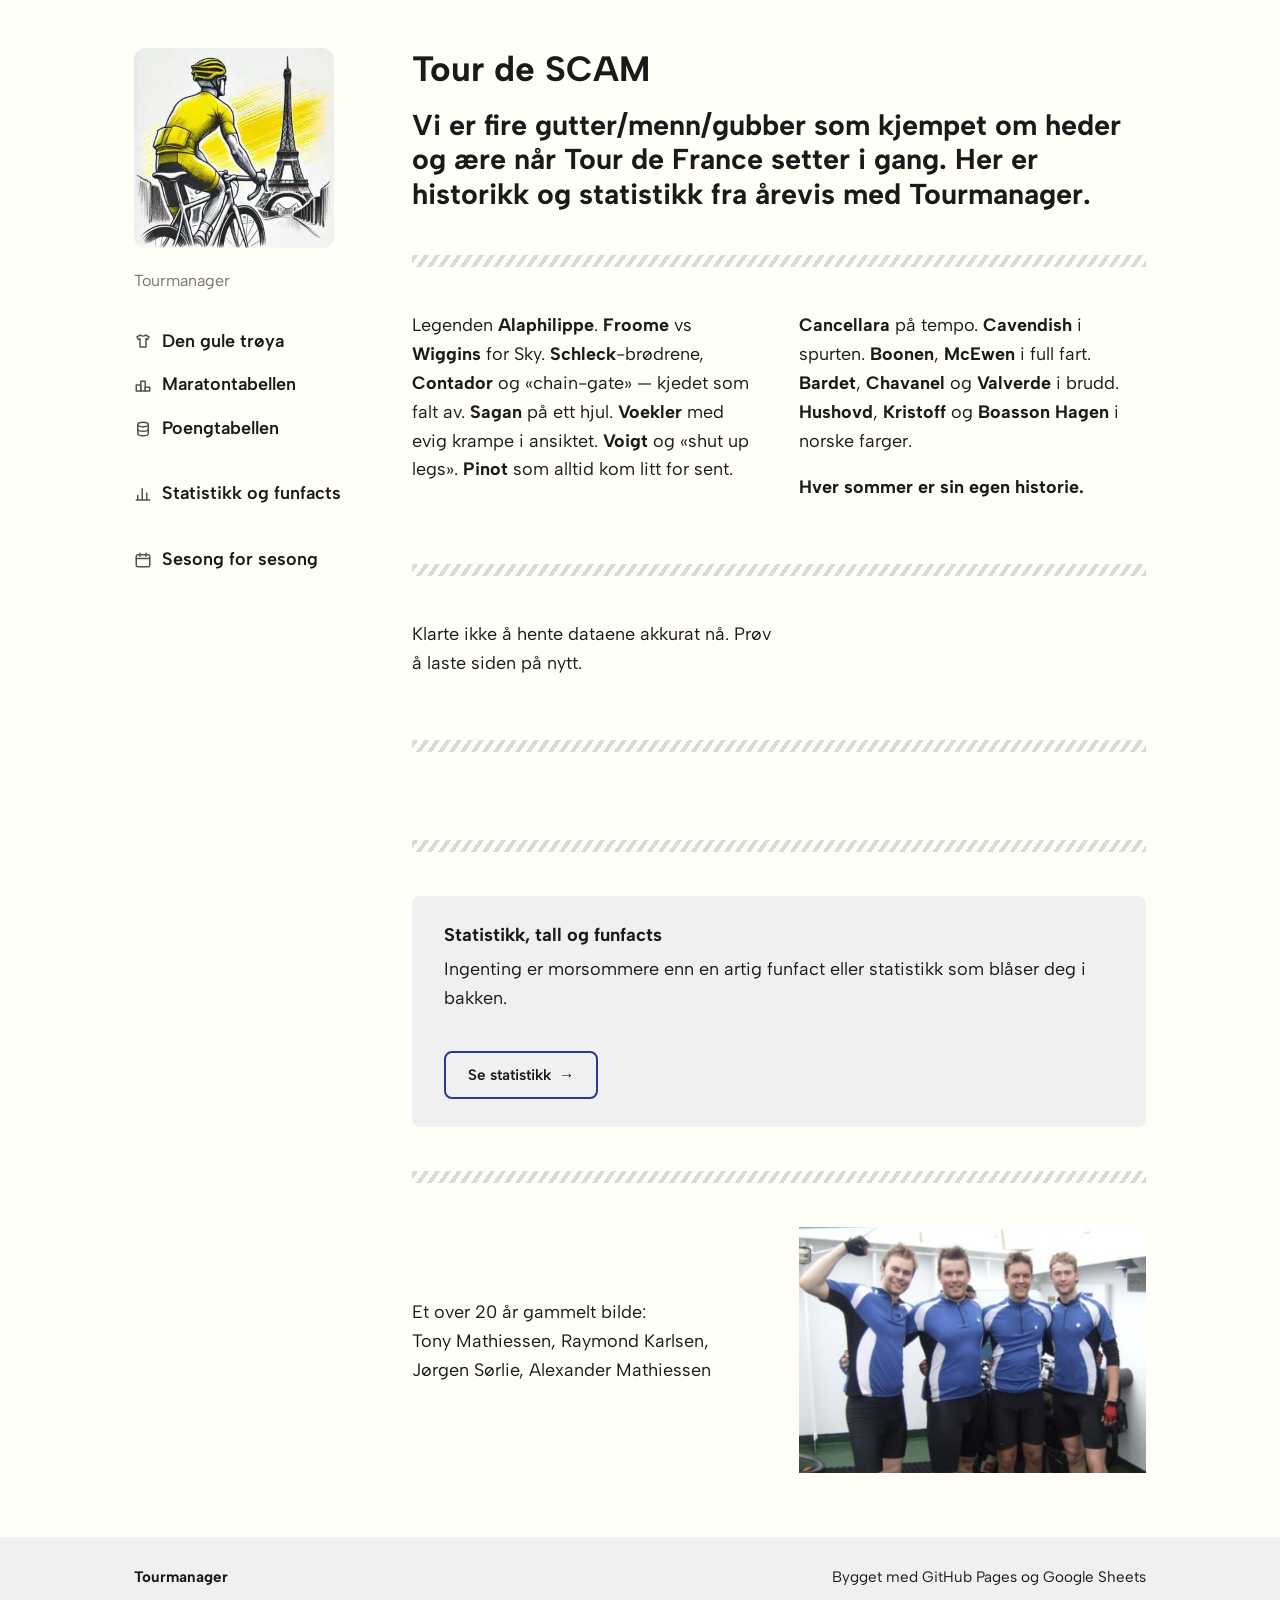
<file: index.html>
<!DOCTYPE html>
<html lang="nb">
<head>
  <meta charset="UTF-8">
  <meta name="viewport" content="width=device-width, initial-scale=1">
  <title>Tourmanager</title>
  <link rel="preconnect" href="https://fonts.googleapis.com">
  <link rel="preconnect" href="https://fonts.gstatic.com" crossorigin>
  <link href="https://fonts.googleapis.com/css2?family=Albert+Sans:wght@400;600;700&display=swap" rel="stylesheet">
  <link rel="stylesheet" href="css/style.css">
  <style>
    .tospalte {
      display: grid;
      grid-template-columns: 1fr 1fr;
      gap: 40px;
    }
    @media (max-width: 760px) { .tospalte { grid-template-columns: 1fr; gap: 0; } }
    .bilderad {
      display: grid;
      grid-template-columns: 1fr 1fr;
      gap: 40px;
      align-items: center;
    }
    @media (max-width: 760px) { .bilderad { grid-template-columns: 1fr; } }
    .ticker {
      display: block;
      background: #1a1a1a;
      color: #fff;
      padding: 20px 24px;
      margin-bottom: 32px;
      text-decoration: none;
      font-size: 1.05rem;
      line-height: 1.5;
    }
    .ticker:hover { background: #333; }
    .ticker .topp {
      display: flex;
      flex-wrap: wrap;
      align-items: center;
      gap: 10px 14px;
      margin-bottom: 12px;
    }
    .ticker .livemerke {
      display: inline-flex;
      align-items: center;
      gap: 8px;
      background: #d92b2b;
      color: #fff;
      font-size: 0.8rem;
      font-weight: 700;
      letter-spacing: 0.08em;
      text-transform: uppercase;
      padding: 4px 12px;
      border-radius: 999px;
    }
    .ticker .prikk {
      width: 8px;
      height: 8px;
      border-radius: 50%;
      background: #fff;
      animation: pulz 1.6s ease-in-out infinite;
    }
    @keyframes pulz {
      0%, 100% { opacity: 1; }
      50% { opacity: 0.3; }
    }
    .ticker ol {
      list-style: none;
      margin: 0 0 14px;
      padding: 0;
    }
    .ticker li { padding: 2px 0; }
    .ticker .leder { color: var(--tdf-gul); font-weight: 700; }
    .ticker .pil {
      font-weight: 700;
      text-decoration: underline;
      text-underline-offset: 3px;
    }
    .sistevinnere {
      background: var(--flate-graa);
      padding: 16px 24px;
      margin-bottom: 32px;
    }
  </style>
</head>
<body>

<div class="side">

  <aside class="meny">
    <img class="logo" src="assets/logo.png" alt="Illustrasjon av syklist i gul trøye foran Eiffeltårnet">
    <div class="sidenavn">Tourmanager</div>
    <nav>
      <a href="gul-troye.html">Den gule trøya</a>
      <a href="maratontabellen.html">Maratontabellen</a>
      <a href="poengtabellen.html">Poengtabellen</a>
      <span class="gruppe"></span>
      <a href="statistikk.html">Statistikk og funfacts</a>
      <span class="gruppe"></span>
      <a href="sesong-for-sesong.html">Sesong for sesong</a>
    </nav>
  </aside>

  <main>

    <h1>Tour de SCAM</h1>

    <h2>Vi er fire gutter/menn/gubber som kjempet om heder
    og ære når Tour de France setter i gang. Her er historikk og statistikk 
      fra årevis med Tourmanager.</h2>

    <div class="skille"></div>

    <div class="tospalte">
      <p>Legenden <strong>Alaphilippe</strong>.
      <strong>Froome</strong> vs <strong>Wiggins</strong> for Sky. <strong>Schleck</strong>-brødrene,
      <strong>Contador</strong> og «chain-gate» — kjedet som falt av.
      <strong>Sagan</strong> på ett hjul. <strong>Voekler</strong> med evig
      krampe i ansiktet. <strong>Voigt</strong> og «shut up legs».
      <strong>Pinot</strong> som alltid kom litt for sent.</p>
      <div>
        <p><strong>Cancellara</strong> på tempo. <strong>Cavendish</strong>
        i spurten. <strong>Boonen</strong>, <strong>McEwen</strong> i full
        fart. <strong>Bardet</strong>, <strong>Chavanel</strong> og
        <strong>Valverde</strong> i brudd. <strong>Hushovd</strong>,
        <strong>Kristoff</strong> og <strong>Boasson Hagen</strong> i
        norske farger.</p>
        <p><strong>Hver sommer er sin egen historie.</strong></p>
      </div>
    </div>

    <div class="skille"></div>

    <div id="ticker"></div>

    <div id="mester" class="duoboks">
      <p class="laster">Henter fasiten …</p>
    </div>

    <div class="skille"></div>

    <div id="kortene" class="kortrekke"></div>

    <div class="skille"></div>

    <div class="boks-graa">
      <h3>Statistikk, tall og funfacts</h3>
      <p>Ingenting er morsommere enn en artig funfact eller statistikk
      som blåser deg i bakken.</p>
      <a class="knapp knapp--omriss" href="statistikk.html">Se statistikk</a>
    </div>

    <div class="skille"></div>

    <div class="bilderad">
      <p>Et over 20 år gammelt bilde:<br>
      Tony Mathiessen, Raymond Karlsen,<br>
      Jørgen Sørlie, Alexander Mathiessen</p>
      <img src="assets/gubber.jpg"
           alt="De fire deltakerne i blå sykkeldrakter, for over 20 år siden"
           onerror="this.closest('.bilderad').style.display='none'">
    </div>

  </main>
</div>

<footer>
  <div class="inner">
    <strong>Tourmanager</strong>
    <span>Bygget med GitHub Pages og Google Sheets</span>
  </div>
</footer>

<script src="js/config.js"></script>
<script src="js/motor.js"></script>
<script>
hentTourdata().then(data => {
  const f = formatTall;

  /** Navnene på dem som deler ledelsen, bundet sammen med "og". */
  function ledere(liste, verdiFelt) {
    const topp = liste[0][verdiFelt];
    return liste.filter(x => x[verdiFelt] === topp)
      .map(x => x.person).join(" og ");
  }

  /* ---- Live-ticker når touren pågår ----
     En kompakt svart stripe med stillingen, som i sin helhet lenker til
     den levende sesongsiden. Vises bare når etappedata finnes for en
     sesong som ikke er ferdigspilt i sesonger-fanen. */
  const p = data.paagaaende;
  if (p && p.antallEtapper > 0) {
    const stilling = p.resultater.map((r, i) =>
      `<li${i === 0 ? ' class="leder"' : ''}>${r.plass}. ${r.person} — ${f(r.poeng)}</li>`
    ).join("");
    document.getElementById("ticker").innerHTML = `
      <a class="ticker" href="sesongen.html?aar=${p.aar}">
        <span class="topp">
          <span class="livemerke"><span class="prikk"></span>Pågår</span>
          <span>${p.aar}, etter ${p.antallEtapper}
            etappe${p.antallEtapper === 1 ? "" : "r"}:</span>
        </span>
        <ol>${stilling}</ol>
        <span class="pil">Følg touren →</span>
      </a>`;
  }

  /* ---- Mesterseksjonen ----
     Under touren: kun en enkel linje med de tre siste vinnerne.
     Ellers: full mesterboks for siste ferdigspilte sesong.
     Tekstene er nøklet per år — legg til en linje for hvert nytt år. */
  const FORSIDETEKSTER = {
    2025: `Tony tok tidlig ledelsen og så seg aldri tilbake — men det var
      ordentlig spenning helt frem til nest siste etappe.`,
  };
  const siste = data.sesonger.at(-1);
  const mesterEl = document.getElementById("mester");

  if (p && p.antallEtapper > 0) {
    const treSiste = data.sesonger.slice(-3).reverse()
      .map(s => `${s.vinner} (<a href="sesongen.html?aar=${s.aar}">${s.aar}</a>)`)
      .join(", ");
    mesterEl.className = "sistevinnere";
    mesterEl.innerHTML = `<p style="margin:0;">Siste tre vinnere: ${treSiste}.</p>`;
  } else {
    const sesongtekst = FORSIDETEKSTER[siste.aar] ||
      `Alle tall, etapper og detaljer fra ${siste.aar}-sesongen er samlet
       på sesongsiden.`;
    mesterEl.className = "duoboks";
    mesterEl.innerHTML = `
      <div class="del-gul">
        <h2>Regjerende mester:<br>${data.regjerendeMester}</h2>
        <p>${siste.aar}:</p>
        <ol class="rangering">` +
      siste.resultater.map(r =>
        `<li>${r.plass}. <strong>${r.person}</strong> ${f(r.poeng)}</li>`).join("") +
      `</ol>
      </div>
      <div class="del-krem">
        <h3>Dette var ${siste.aar}-sesongen</h3>
        <p>${sesongtekst}</p>
        <a class="knapp knapp--moerk" href="sesongen.html?aar=${siste.aar}">
        Se detaljer fra sesongen</a>
      </div>`;
  }

  /* ---- De tre kortene ---- */
  document.getElementById("kortene").innerHTML = `
    <div class="kort boks-pastellgul">
      <span class="kortikon" style="color:#9a7d0a;">${tourIkon("gul-troye.html", 36)}</span>
      <div class="kort-innhold">
        <h3>Gul trøye<br>${ledere(data.guleTroyer, "antall")}</h3>
        <p>Antall gule trøyer:</p>
        <ol class="rangering">` +
    (() => {
      let plass = 0, forrige = null;
      return data.guleTroyer.map((r, i) => {
        if (r.antall !== forrige) { plass = i + 1; forrige = r.antall; }
        return `<li>${plass}. <strong>${r.person}</strong> — ${r.antall}</li>`;
      }).join("");
    })() +
    `</ol>
        <a class="knapp knapp--gull" href="gul-troye.html">Se de gule trøyene</a>
      </div>
    </div>
    <div class="kort boks-pastellblaa">
      <span class="kortikon" style="color:#1f6fb2;">${tourIkon("maratontabellen.html", 36)}</span>
      <div class="kort-innhold">
        <h3>Maratontabellen<br>${ledere(data.maratontabellen, "verdi")}</h3>
        <p>Sammenlagtlista:</p>
        <ol class="rangering">` +
    data.maratontabellen.map((r, i) =>
      `<li>${i + 1}. <strong>${r.person}</strong> ${r.verdi}</li>`).join("") +
    `</ol>
        <a class="knapp" href="maratontabellen.html">Maratontabellen</a>
      </div>
    </div>
    <div class="kort boks-pastellgroenn">
      <span class="kortikon" style="color:#1e7a46;">${tourIkon("poengtabellen.html", 36)}</span>
      <div class="kort-innhold">
        <h3>Poengtabellen<br>${ledere(data.totalpoeng, "verdi")}</h3>
        <p>Antall poeng:</p>
        <ol class="rangering">` +
    data.totalpoeng.map((r, i) =>
      `<li>${i + 1}. <strong>${r.person}</strong> — ${f(r.verdi)}</li>`).join("") +
    `</ol>
        <a class="knapp knapp--groenn" href="poengtabellen.html">Poengtabellen</a>
      </div>
    </div>`;

}).catch(feil => {
  document.getElementById("mester").innerHTML =
    "<p>Klarte ikke å hente dataene akkurat nå. Prøv å laste siden på nytt.</p>";
});
</script>

</body>
</html>
</file>
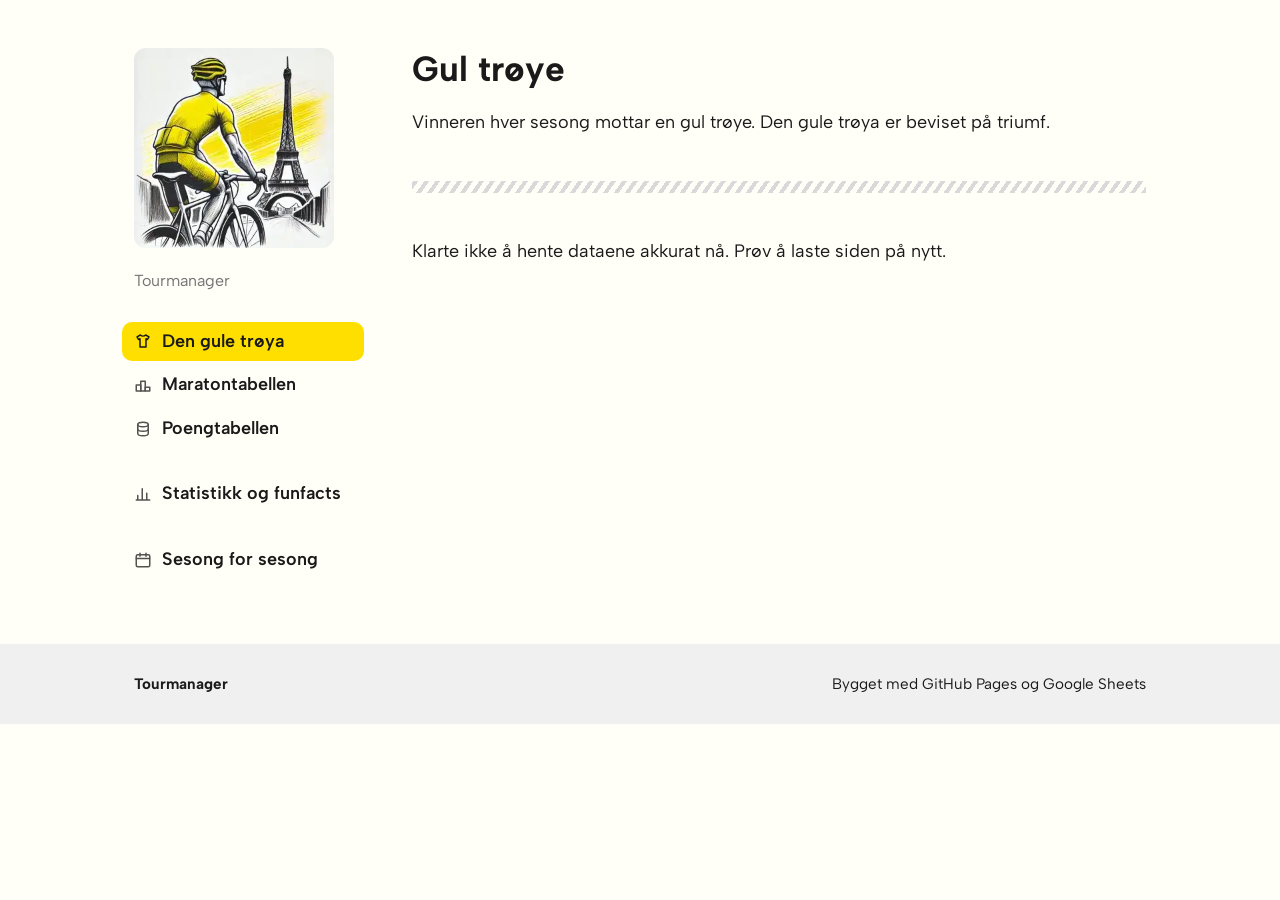
<file: gul-troye.html>
<!DOCTYPE html>
<html lang="nb">
<head>
  <meta charset="UTF-8">
  <meta name="viewport" content="width=device-width, initial-scale=1">
  <title>Gul trøye — Tourmanager</title>
  <link rel="preconnect" href="https://fonts.googleapis.com">
  <link rel="preconnect" href="https://fonts.gstatic.com" crossorigin>
  <link href="https://fonts.googleapis.com/css2?family=Albert+Sans:wght@400;600;700&display=swap" rel="stylesheet">
  <link rel="stylesheet" href="css/style.css">
  <style>
    /* Trøyerekkene: en rad med små draktikoner per person */
    .troyerekke {
      display: flex;
      flex-wrap: wrap;
      gap: 14px 12px;
      margin: 8px 0 28px;
    }
    /* Drakten er nå et lite ikon, og årstallet ligger som en egen
       brikke delvis oppå den nedre kanten. Da kan drakten være liten
       samtidig som årstallet holder fast, lesbar størrelse. */
    .troye { position: relative; width: 58px; }
    .troye svg { display: block; width: 100%; height: auto; }
    .aar {
      position: absolute;
      left: 50%;
      bottom: -2px;
      transform: translateX(-50%);
      background: #fffdf2;
      border: 1.5px solid #8a7000;
      border-radius: 999px;
      padding: 1px 7px;
      font-family: "Albert Sans", sans-serif;
      font-weight: 700;
      font-size: 13px;
      line-height: 1.35;
      color: #1a1a1a;
      white-space: nowrap;
      box-shadow: 0 1px 2px rgba(0, 0, 0, 0.18);
    }
    @media (max-width: 760px) {
      .troye { width: 50px; }
      .aar { font-size: 12px; padding: 1px 6px; }
    }
  </style>
</head>
<body>

<div class="side">

  <aside class="meny">
    <a href="index.html"><img class="logo" src="assets/logo.png" alt="Illustrasjon av syklist i gul trøye foran Eiffeltårnet"></a>
    <div class="sidenavn"><a href="index.html" style="text-decoration:none;color:inherit;">Tourmanager</a></div>
    <nav>
      <a href="gul-troye.html">Den gule trøya</a>
      <a href="maratontabellen.html">Maratontabellen</a>
      <a href="poengtabellen.html">Poengtabellen</a>
      <span class="gruppe"></span>
      <a href="statistikk.html">Statistikk og funfacts</a>
      <span class="gruppe"></span>
      <a href="sesong-for-sesong.html">Sesong for sesong</a>
    </nav>
  </aside>

  <main>
    <h1>Gul trøye</h1>
    <p>Vinneren hver sesong mottar en gul trøye. Den gule trøya er beviset på triumf. </p>

    <div class="skille"></div>

    <div id="innhold"><p class="laster">Henter trøyene …</p></div>
  </main>
</div>

<footer>
  <div class="inner">
    <strong>Tourmanager</strong>
    <span>Bygget med GitHub Pages og Google Sheets</span>
  </div>
</footer>

<script src="js/config.js"></script>
<script src="js/motor.js"></script>
<script>
/* Tegner en gul trøye som et lite ikon (uten årstall).
   Årstallet legges på som en egen HTML-brikke utenpå, så det
   forblir lesbart uansett hvor liten drakten er. */
function troyeSvg(aar) {
  return `
  <svg viewBox="0 0 100 100" xmlns="http://www.w3.org/2000/svg" role="img"
       aria-label="Gul trøye ${aar}">
    <!-- ermer -->
    <path d="M28 22 L6 34 L14 52 L30 44 Z" fill="#f2c800" stroke="#8a7000" stroke-width="2" stroke-linejoin="round"/>
    <path d="M72 22 L94 34 L86 52 L70 44 Z" fill="#f2c800" stroke="#8a7000" stroke-width="2" stroke-linejoin="round"/>
    <!-- kropp -->
    <path d="M28 22 Q50 14 72 22 L74 90 Q50 96 26 90 Z" fill="#ffdf00" stroke="#8a7000" stroke-width="2" stroke-linejoin="round"/>
    <!-- krage -->
    <path d="M40 19 Q50 26 60 19 Q50 23 40 19" fill="#8a7000"/>
    <path d="M40 19 Q50 26 60 19" fill="none" stroke="#8a7000" stroke-width="2"/>
    <!-- glidelås -->
    <line x1="50" y1="25" x2="50" y2="60" stroke="#c9a800" stroke-width="1.5"/>
  </svg>`;
}

hentTourdata().then(data => {
  let html = "";

  /* Grupper vinnerne etter antall trøyer, flest først.
     De med likt antall står under samme overskrift. */
  const grupper = [];
  for (const person of data.guleTroyer) {
    if (person.antall === 0) continue;
    const gruppe = grupper.find(g => g.antall === person.antall);
    if (gruppe) gruppe.personer.push(person);
    else grupper.push({ antall: person.antall, personer: [person] });
  }

  for (const gruppe of grupper) {
    const antallTekst = gruppe.antall === 1 ? "1 trøye" : gruppe.antall + " trøyer";
    for (const person of gruppe.personer) {
      html += `<h3>${person.person} – ${antallTekst}</h3><div class="troyerekke">` +
        person.aarene.map(aar => `<div class="troye">${troyeSvg(aar)}<span class="aar">${aar}</span></div>`).join("") +
        "</div>";
    }
  }

  /* Hvis en sesong pågår: en liten hilsen om hvem som ligger an til neste trøye */
  if (data.paagaaende && data.paagaaende.leder) {
    html += `<div class="skille"></div>
      <p>Neste trøye? Etter ${data.paagaaende.antallEtapper} etapper av
      ${data.paagaaende.aar}-sesongen leder <strong>${data.paagaaende.leder}</strong>.</p>`;
  }

  document.getElementById("innhold").innerHTML = html;
}).catch(feil => {
  document.getElementById("innhold").innerHTML =
    "<p>Klarte ikke å hente dataene akkurat nå. Prøv å laste siden på nytt.</p>";
});
</script>

</body>
</html>
</file>
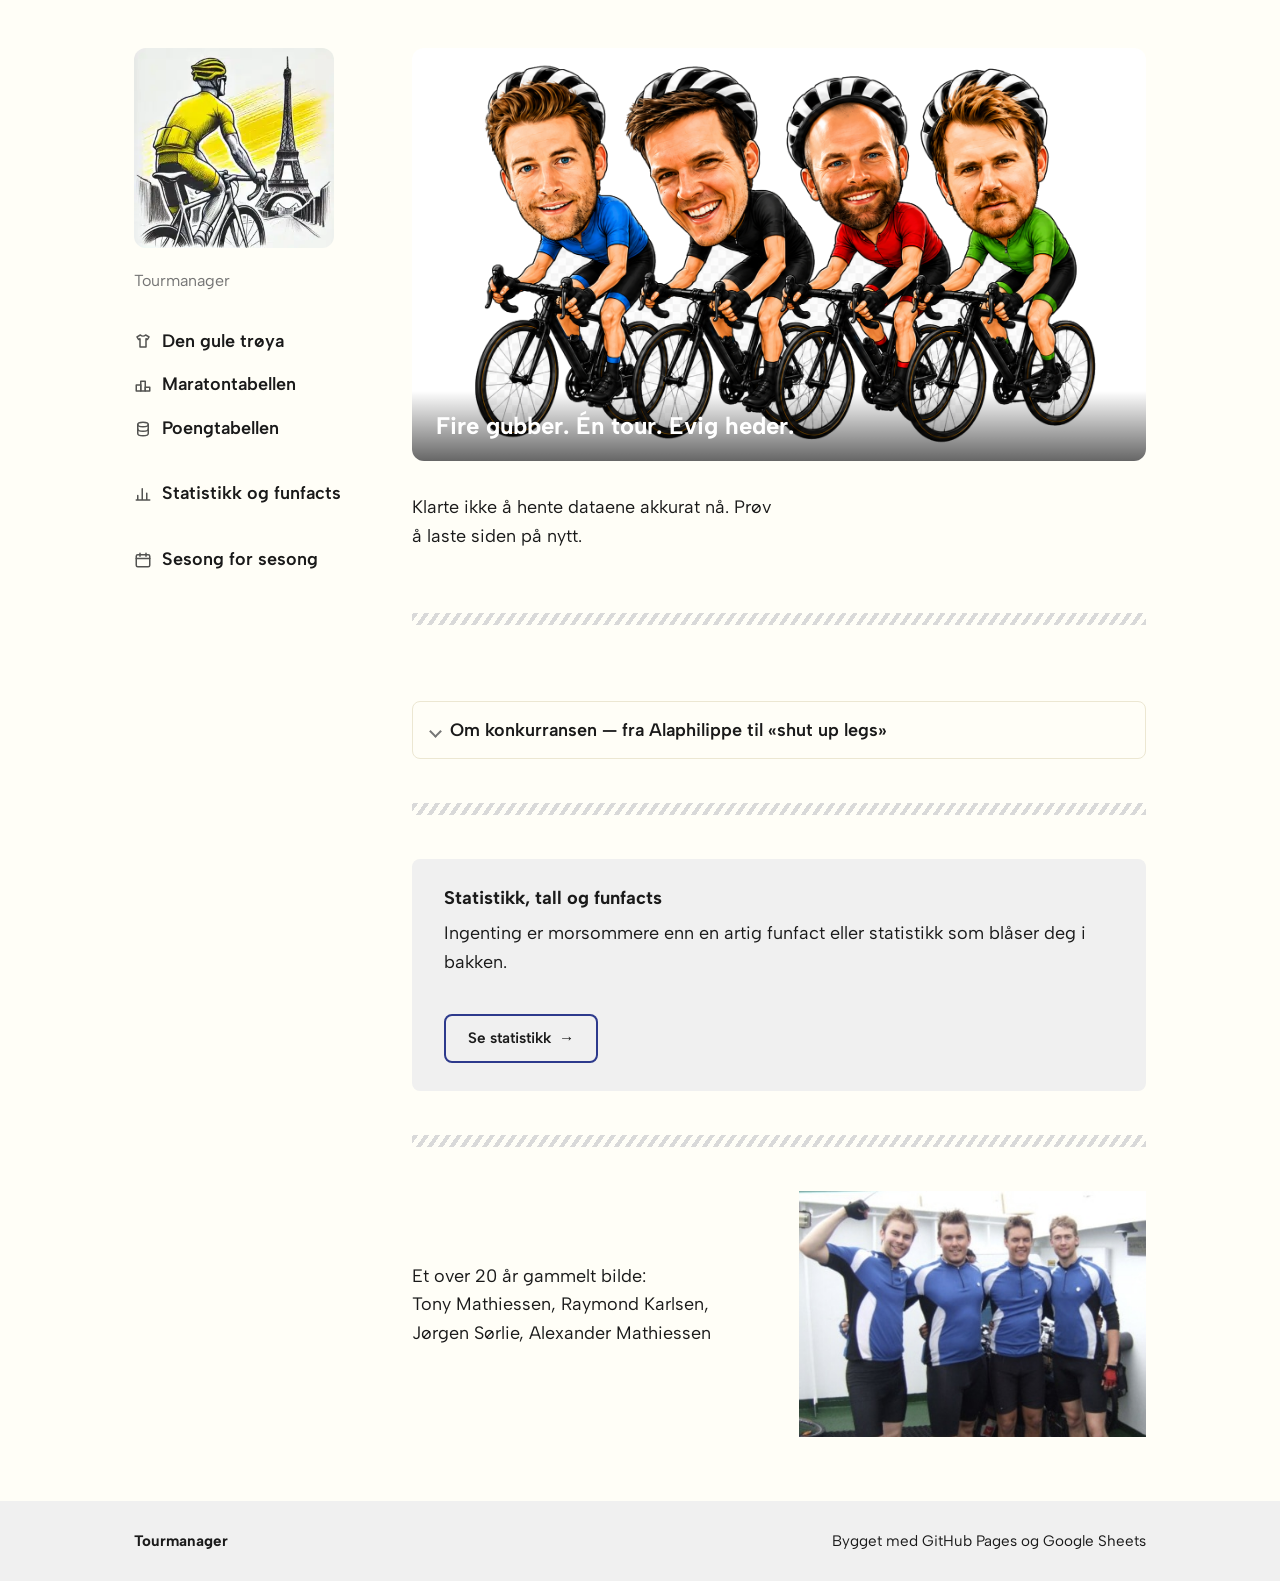
<file: index2.html>
<!DOCTYPE html>
<html lang="nb">
<head>
  <meta charset="UTF-8">
  <meta name="viewport" content="width=device-width, initial-scale=1">
  <title>Tourmanager</title>
  <link rel="preconnect" href="https://fonts.googleapis.com">
  <link rel="preconnect" href="https://fonts.gstatic.com" crossorigin>
  <link href="https://fonts.googleapis.com/css2?family=Albert+Sans:wght@400;600;700&display=swap" rel="stylesheet">
  <link rel="stylesheet" href="css/style.css">
  <style>
    /* Hero-bildet øverst */
    .hero {
      position: relative;
      border-radius: 12px;
      overflow: hidden;
      margin-bottom: 32px;
      background: #FFF;
    }
    .hero img { display: block; width: 100%; height: auto; }
    .hero-tekst {
      position: absolute;
      left: 0; right: 0; bottom: 0;
      padding: 20px 24px;
      background: linear-gradient(transparent, rgba(0,0,0,0.6));
      color: #fff;
      font-size: 1.5rem;
      font-weight: 700;
      line-height: 1.25;
    }
    @media (max-width: 760px) {
      .hero-tekst { font-size: 1.15rem; padding: 14px 16px; }
    }
    /* Kollapset nostalgi-tekst */
    .om-konkurransen {
      border: 1px solid #ece7d2;
      border-radius: 8px;
      padding: 14px 18px;
      margin-bottom: 32px;
    }
    .om-konkurransen summary {
      cursor: pointer;
      font-weight: 600;
      color: var(--tekst);
      list-style: none;
    }
    .om-konkurransen summary::-webkit-details-marker { display: none; }
    .om-konkurransen summary::before {
      content: "";
      display: inline-block;
      width: 7px; height: 7px;
      border-right: 2px solid var(--tekst-daus);
      border-bottom: 2px solid var(--tekst-daus);
      transform: rotate(45deg);
      margin-right: 10px;
      transition: transform 0.15s;
    }
    .om-konkurransen[open] summary::before { transform: rotate(225deg); }
    .om-konkurransen .tekst { margin-top: 14px; }
    .bilderad {
      display: grid;
      grid-template-columns: 1fr 1fr;
      gap: 40px;
      align-items: center;
    }
    @media (max-width: 760px) { .bilderad { grid-template-columns: 1fr; } }
    .ticker {
      display: block;
      background: #1a1a1a;
      color: #fff;
      padding: 20px 24px;
      margin-bottom: 32px;
      text-decoration: none;
      font-size: 1.05rem;
      line-height: 1.5;
    }
    .ticker:hover { background: #333; }
    .ticker .topp {
      display: flex;
      flex-wrap: wrap;
      align-items: center;
      gap: 10px 14px;
      margin-bottom: 12px;
    }
    .ticker .livemerke {
      display: inline-flex;
      align-items: center;
      gap: 8px;
      background: #d92b2b;
      color: #fff;
      font-size: 0.8rem;
      font-weight: 700;
      letter-spacing: 0.08em;
      text-transform: uppercase;
      padding: 4px 12px;
      border-radius: 999px;
    }
    .ticker .prikk {
      width: 8px;
      height: 8px;
      border-radius: 50%;
      background: #fff;
      animation: pulz 1.6s ease-in-out infinite;
    }
    @keyframes pulz {
      0%, 100% { opacity: 1; }
      50% { opacity: 0.3; }
    }
    .ticker ol {
      list-style: none;
      margin: 0 0 14px;
      padding: 0;
    }
    .ticker li { padding: 2px 0; }
    .ticker .leder { color: var(--tdf-gul); font-weight: 700; }
    .ticker .pil {
      font-weight: 700;
      text-decoration: underline;
      text-underline-offset: 3px;
    }
    .sistevinnere {
      background: var(--flate-graa);
      padding: 16px 24px;
      margin-bottom: 32px;
    }
  </style>
</head>
<body>

<div class="side">

  <aside class="meny">
    <img class="logo" src="assets/logo.png" alt="Illustrasjon av syklist i gul trøye foran Eiffeltårnet">
    <div class="sidenavn">Tourmanager</div>
    <nav>
      <a href="gul-troye.html">Den gule trøya</a>
      <a href="maratontabellen.html">Maratontabellen</a>
      <a href="poengtabellen.html">Poengtabellen</a>
      <span class="gruppe"></span>
      <a href="statistikk.html">Statistikk og funfacts</a>
      <span class="gruppe"></span>
      <a href="sesong-for-sesong.html">Sesong for sesong</a>
    </nav>
  </aside>

  <main>

    <div class="hero">
      <img src="assets/samlet.png"
           alt="Illustrasjon av de fire deltakerne på sykkel"
           onerror="this.closest('.hero').style.display='none'">
      <div class="hero-tekst">Fire gubber. Én tour. Evig heder.</div>
    </div>

    <div id="ticker"></div>

    <div id="mester" class="duoboks">
      <p class="laster">Henter fasiten …</p>
    </div>

    <div class="skille"></div>

    <div id="kortene" class="kortrekke"></div>

    <details class="om-konkurransen">
      <summary>Om konkurransen — fra Alaphilippe til «shut up legs»</summary>
      <div class="tekst">
        <p>Den evige legenden <strong>Alaphilippe</strong>.
        <strong>Froome</strong> som ventet på <strong>Wiggins</strong> og
        senere løp oppover Mount Ventoux. <strong>Schleck</strong>-brødrene,
        <strong>Contador</strong> og «chain-gate» — kjedet som falt av.
        <strong>Sagan</strong> på ett hjul. <strong>Voekler</strong> med evig
        krampe i ansiktet. <strong>Voigt</strong> og «shut up legs».
        <strong>Pinot</strong> som alltid kom litt for sent.</p>
        <p><strong>Cancellara</strong> på tempo. <strong>Cavendish</strong>
        i spurten. <strong>Boonen</strong>, <strong>McEwen</strong> i full
        fart. <strong>Bardet</strong>, <strong>Chavanel</strong> og
        <strong>Valverde</strong> i brudd. <strong>Hushovd</strong>,
        <strong>Kristoff</strong> og <strong>Boasson Hagen</strong> i
        norske farger.</p>
        <p><strong>Hver sommer er sin egen historie.</strong></p>
      </div>
    </details>

    <div class="skille"></div>

    <div class="boks-graa">
      <h3>Statistikk, tall og funfacts</h3>
      <p>Ingenting er morsommere enn en artig funfact eller statistikk
      som blåser deg i bakken.</p>
      <a class="knapp knapp--omriss" href="statistikk.html">Se statistikk</a>
    </div>

    <div class="skille"></div>

    <div class="bilderad">
      <p>Et over 20 år gammelt bilde:<br>
      Tony Mathiessen, Raymond Karlsen,<br>
      Jørgen Sørlie, Alexander Mathiessen</p>
      <img src="assets/gubber.jpg"
           alt="De fire deltakerne i blå sykkeldrakter, for over 20 år siden"
           onerror="this.closest('.bilderad').style.display='none'">
    </div>

  </main>
</div>

<footer>
  <div class="inner">
    <strong>Tourmanager</strong>
    <span>Bygget med GitHub Pages og Google Sheets</span>
  </div>
</footer>

<script src="js/config.js"></script>
<script src="js/motor.js"></script>
<script>
hentTourdata().then(data => {
  const f = formatTall;

  /** Navnene på dem som deler ledelsen, bundet sammen med "og". */
  function ledere(liste, verdiFelt) {
    const topp = liste[0][verdiFelt];
    return liste.filter(x => x[verdiFelt] === topp)
      .map(x => x.person).join(" og ");
  }

  /* ---- Live-ticker når touren pågår ----
     En kompakt svart stripe med stillingen, som i sin helhet lenker til
     den levende sesongsiden. Vises bare når etappedata finnes for en
     sesong som ikke er ferdigspilt i sesonger-fanen. */
  const p = data.paagaaende;
  if (p && p.antallEtapper > 0) {
    const stilling = p.resultater.map((r, i) =>
      `<li${i === 0 ? ' class="leder"' : ''}>${r.plass}. ${r.person} — ${f(r.poeng)}</li>`
    ).join("");
    document.getElementById("ticker").innerHTML = `
      <a class="ticker" href="sesongen.html?aar=${p.aar}">
        <span class="topp">
          <span class="livemerke"><span class="prikk"></span>Pågår</span>
          <span>${p.aar}, etter ${p.antallEtapper}
            etappe${p.antallEtapper === 1 ? "" : "r"}:</span>
        </span>
        <ol>${stilling}</ol>
        <span class="pil">Følg touren →</span>
      </a>`;
  }

  /* ---- Mesterseksjonen ----
     Under touren: kun en enkel linje med de tre siste vinnerne.
     Ellers: full mesterboks for siste ferdigspilte sesong.
     Tekstene er nøklet per år — legg til en linje for hvert nytt år. */
  const FORSIDETEKSTER = {
    2025: `Tony tok tidlig ledelsen og så seg aldri tilbake — men det var
      ordentlig spenning helt frem til nest siste etappe.`,
  };
  const siste = data.sesonger.at(-1);
  const mesterEl = document.getElementById("mester");

  if (p && p.antallEtapper > 0) {
    const treSiste = data.sesonger.slice(-3).reverse()
      .map(s => `${s.vinner} (<a href="sesongen.html?aar=${s.aar}">${s.aar}</a>)`)
      .join(", ");
    mesterEl.className = "sistevinnere";
    mesterEl.innerHTML = `<p style="margin:0;">Siste tre vinnere: ${treSiste}.</p>`;
  } else {
    const sesongtekst = FORSIDETEKSTER[siste.aar] ||
      `Alle tall, etapper og detaljer fra ${siste.aar}-sesongen er samlet
       på sesongsiden.`;
    mesterEl.className = "duoboks";
    mesterEl.innerHTML = `
      <div class="del-gul">
        <h2>Regjerende mester:<br>${data.regjerendeMester}</h2>
        <p>${siste.aar}:</p>
        <ol class="rangering">` +
      siste.resultater.map(r =>
        `<li>${r.plass}. <strong>${r.person}</strong> ${f(r.poeng)}</li>`).join("") +
      `</ol>
      </div>
      <div class="del-krem">
        <h3>Dette var ${siste.aar}-sesongen</h3>
        <p>${sesongtekst}</p>
        <a class="knapp knapp--omriss" href="sesongen.html?aar=${siste.aar}">
        Se detaljer fra sesongen</a>
      </div>`;
  }

  /* ---- De tre kortene ---- */
  document.getElementById("kortene").innerHTML = `
    <div class="kort boks-pastellgul">
      <span class="kortikon" style="color:#9a7d0a;">${tourIkon("gul-troye.html", 30)}</span>
      <div class="kort-innhold">
        <h3>Gul trøye<br>${ledere(data.guleTroyer, "antall")}</h3>
        <p>Antall gule trøyer:</p>
        <ol class="rangering">` +
    (() => {
      let plass = 0, forrige = null;
      return data.guleTroyer.map((r, i) => {
        if (r.antall !== forrige) { plass = i + 1; forrige = r.antall; }
        return `<li>${plass}. <strong>${r.person}</strong> — ${r.antall}</li>`;
      }).join("");
    })() +
    `</ol>
        <a class="knapp knapp--gull" href="gul-troye.html">Se de gule trøyene</a>
      </div>
    </div>
    <div class="kort boks-pastellblaa">
      <span class="kortikon" style="color:#1f6fb2;">${tourIkon("maratontabellen.html", 30)}</span>
      <div class="kort-innhold">
        <h3>Maratontabellen<br>${ledere(data.maratontabellen, "verdi")}</h3>
        <p>Sammenlagtlista:</p>
        <ol class="rangering">` +
    data.maratontabellen.map((r, i) =>
      `<li>${i + 1}. <strong>${r.person}</strong> ${r.verdi}</li>`).join("") +
    `</ol>
        <a class="knapp" href="maratontabellen.html">Maratontabellen</a>
      </div>
    </div>
    <div class="kort boks-pastellgroenn">
      <span class="kortikon" style="color:#1e7a46;">${tourIkon("poengtabellen.html", 30)}</span>
      <div class="kort-innhold">
        <h3>Poengtabellen<br>${ledere(data.totalpoeng, "verdi")}</h3>
        <p>Antall poeng:</p>
        <ol class="rangering">` +
    data.totalpoeng.map((r, i) =>
      `<li>${i + 1}. <strong>${r.person}</strong> — ${f(r.verdi)}</li>`).join("") +
    `</ol>
        <a class="knapp knapp--groenn" href="poengtabellen.html">Poengtabellen</a>
      </div>
    </div>`;

}).catch(feil => {
  document.getElementById("mester").innerHTML =
    "<p>Klarte ikke å hente dataene akkurat nå. Prøv å laste siden på nytt.</p>";
});
</script>

</body>
</html>
</file>
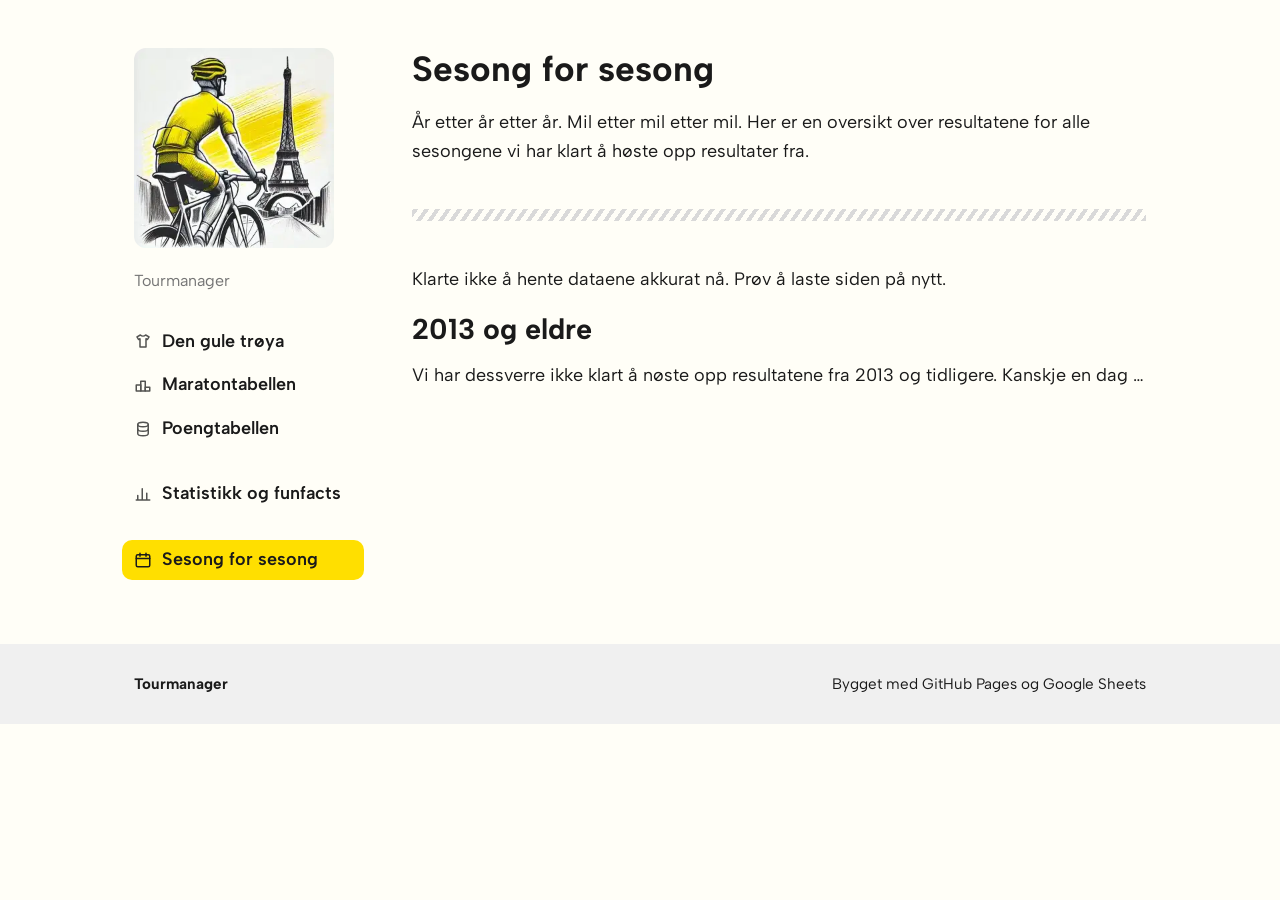
<file: sesong-for-sesong.html>
<!DOCTYPE html>
<html lang="nb">
<head>
  <meta charset="UTF-8">
  <meta name="viewport" content="width=device-width, initial-scale=1">
  <title>Sesong for sesong — Tourmanager</title>
  <link rel="preconnect" href="https://fonts.googleapis.com">
  <link rel="preconnect" href="https://fonts.gstatic.com" crossorigin>
  <link href="https://fonts.googleapis.com/css2?family=Albert+Sans:wght@400;600;700&display=swap" rel="stylesheet">
  <link rel="stylesheet" href="css/style.css">
  <style>
    .prosentbar {
      display: block;
      height: 4px;
      background: #1f6fb2;
      border-radius: 2px;
      margin-top: 3px;
    }
    .aarseksjon { margin-bottom: 8px; }
    .troyetagger { display: flex; flex-wrap: wrap; gap: 8px; margin: 6px 0 18px; }
    .troyetag { display: inline-flex; align-items: center; gap: 7px;
      background: var(--flate-graa); border-radius: 999px;
      padding: 5px 13px 5px 9px; font-size: 14px; line-height: 1; }
    .troyetag b { font-weight: 600; }
    .troyerytter { color: #555; }
    .troyesvg { flex: none; display: block; }
    .sesong-accordion { margin: 0 0 14px; border-left: 3px solid var(--flate-graa);
      padding-left: 12px; }
    .sesong-accordion > summary { cursor: pointer; font-weight: 600; list-style: none;
      display: inline-flex; align-items: center; gap: 7px; padding: 2px 0;
      color: var(--tekst, #1a1a1a); user-select: none; }
    .sesong-accordion > summary::-webkit-details-marker { display: none; }
    .sesong-accordion > summary::before { content: "▸"; font-size: 12px;
      transition: transform .15s ease; color: #777; }
    .sesong-accordion[open] > summary::before { transform: rotate(90deg); }
    .sesong-accordion-inn { margin-top: 8px; }
  </style>
</head>
<body>

<div class="side">

  <aside class="meny">
    <a href="index.html"><img class="logo" src="assets/logo.png" alt="Illustrasjon av syklist i gul trøye foran Eiffeltårnet"></a>
    <div class="sidenavn"><a href="index.html" style="text-decoration:none;color:inherit;">Tourmanager</a></div>
    <nav>
      <a href="gul-troye.html">Den gule trøya</a>
      <a href="maratontabellen.html">Maratontabellen</a>
      <a href="poengtabellen.html">Poengtabellen</a>
      <span class="gruppe"></span>
      <a href="statistikk.html">Statistikk og funfacts</a>
      <span class="gruppe"></span>
      <a href="sesong-for-sesong.html">Sesong for sesong</a>
    </nav>
  </aside>

  <main>
    <h1>Sesong for sesong</h1>
    <p>År etter år etter år. Mil etter mil etter mil. Her er en oversikt
    over resultatene for alle sesongene vi har klart å høste opp
    resultater fra.</p>

    <div class="skille"></div>

    <div id="innhold"><p class="laster">Henter sesongene …</p></div>

    <h2>2013 og eldre</h2>
    <p>Vi har dessverre ikke klart å nøste opp resultatene fra 2013 og
    tidligere. Kanskje en dag …</p>
  </main>
</div>

<footer>
  <div class="inner">
    <strong>Tourmanager</strong>
    <span>Bygget med GitHub Pages og Google Sheets</span>
  </div>
</footer>

<script src="js/config.js"></script>
<script src="js/motor.js"></script>
<script src="js/sesonginfo.js"></script>
<script>
/* Redaksjonelle årstekster. Legg til nye år her — bare år som
   står i listen får en ingress, resten viser kun tabellen. */
const AARSTEKSTER = {
  2025: `Tony tok tidlig ledelsen og så seg aldri tilbake. Tross iherdige
    forsøk gjennom hele touren, var det aldri noen som kom helt innpå Tony.
    Til slutt ble det relativt store avstander, men til tross for dette var
    det ordentlig spenning helt frem til nest siste etappe.`,
  2024: `Den jevneste av alle sesongene. Fattige 30 poeng skilte 1. og 3.
    plass. Og bare ett eneste poeng mellom 2. og 3. plass.`,
};

hentTourdata().then(data => {
  const f = formatTall;
  let html = "";

  /** Resultattabell for én sesong, med vinnerrad og prosent-bar. */
  function resultatTabell(resultater, medProsent) {
    let t = "<table class='data'><tr><th>#</th><th>Deltaker</th>" +
      "<th>Lagnavn</th><th>Poeng</th>" +
      (medProsent ? "<th>% av vinner</th>" : "") + "</tr>";
    for (const r of resultater) {
      const prosent = r.prosentAvVinner;
      t += `<tr${r.plass === 1 ? " class='vinner'" : ""}>
        <td>${r.plass}</td>
        <td><strong>${r.person}</strong></td>
        <td>${r.lagnavn}</td>
        <td><strong>${f(r.poeng)}</strong></td>` +
        (medProsent ? `<td>${String(prosent).replace(".", ",")}&nbsp;%
          <span class="prosentbar" style="width:${prosent}%"></span></td>` : "") +
        "</tr>";
    }
    return t + "</table>";
  }

  /* ---- Pågående sesong øverst, hvis touren er i gang ---- */
  if (data.paagaaende && data.paagaaende.antallEtapper > 0) {
    const p = data.paagaaende;
    html += `<div class="aarseksjon">
      <h2>${p.aar} — pågår!</h2>
      <p>Etter ${p.antallEtapper} etappe${p.antallEtapper === 1 ? "" : "r"}
      leder <strong>${p.leder}</strong>.</p>`;
    html += "<table class='data'><tr><th>#</th><th>Deltaker</th><th>Lagnavn</th><th>Poeng</th></tr>" +
      p.resultater.map(r =>
        `<tr${r.plass === 1 ? " class='vinner'" : ""}><td>${r.plass}</td>
         <td><strong>${r.person}</strong></td><td>${r.lagnavn}</td>
         <td><strong>${f(r.poeng)}</strong></td></tr>`).join("") + "</table>";
    html += `<p><a class="knapp" href="sesongen.html?aar=${p.aar}">
      Følg ${p.aar}-sesongen etappe for etappe</a></p>
      </div><div class="skille"></div>`;
  }

  /* ---- Alle ferdige sesonger, nyeste først ---- */
  const nyesteFoerst = [...data.sesonger].reverse();
  nyesteFoerst.forEach((s, i) => {
    html += `<div class="aarseksjon"><h2>${s.aar}</h2>`;
    if (AARSTROYER[s.aar]) html += troyeTagger(AARSTROYER[s.aar]);
    if (AARSOPPSUMMERING[s.aar])
      html += `<details class="sesong-accordion">
        <summary>Kort om sesongen</summary>
        <div class="sesong-accordion-inn">${AARSOPPSUMMERING[s.aar]}</div>
      </details>`;
    if (AARSTEKSTER[s.aar])
      html += `<p><strong>Kort om Tourmanager-sesongen:</strong> ${AARSTEKSTER[s.aar]}</p>`;
    html += resultatTabell(s.resultater, true);

    /* Detaljside-knapp bare for år som har etappedata i regnearket */
    if (data.etapper[s.aar] && data.etapper[s.aar].length > 0) {
      html += `<p>Hvem sanket poengene? Hva var de mest spennende,
        avgjørende og minneverdige øyeblikkene? Se alt om ${s.aar}:</p>
        <p><a class="knapp" href="sesongen.html?aar=${s.aar}">
        Se alle detaljer om ${s.aar}-sesongen</a></p>`;
    }
    html += "</div>";
    if (i < nyesteFoerst.length - 1) html += "<div class='skille'></div>";
  });

  html += "<div class='skille'></div>";
  document.getElementById("innhold").innerHTML = html;
}).catch(feil => {
  document.getElementById("innhold").innerHTML =
    "<p>Klarte ikke å hente dataene akkurat nå. Prøv å laste siden på nytt.</p>";
});
</script>

</body>
</html>
</file>
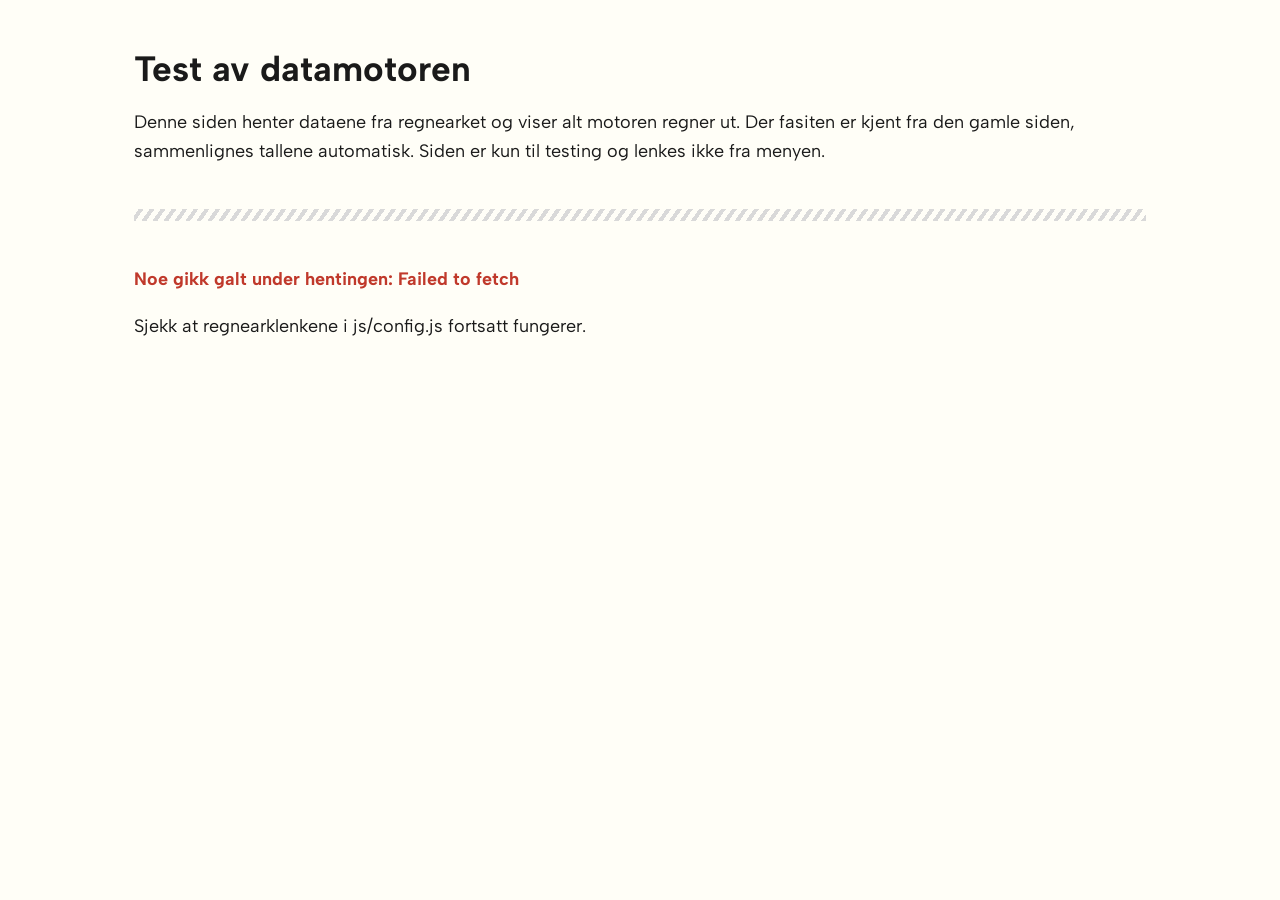
<file: test.html>
<!DOCTYPE html>
<html lang="nb">
<head>
  <meta charset="UTF-8">
  <meta name="viewport" content="width=device-width, initial-scale=1">
  <title>Test av datamotoren — Tourmanager</title>
  <link href="https://fonts.googleapis.com/css2?family=Albert+Sans:wght@400;600;700&display=swap" rel="stylesheet">
  <link rel="stylesheet" href="css/style.css">
  <style>
    .ok { color: #1e7a46; font-weight: 700; }
    .feil { color: #c0392b; font-weight: 700; }
    .testblokk { margin-bottom: 40px; }
    code { background: #f0f0f0; padding: 1px 6px; border-radius: 4px; }
  </style>
</head>
<body>

<div class="side" style="grid-template-columns: 1fr;">
<main>
  <h1>Test av datamotoren</h1>
  <p>Denne siden henter dataene fra regnearket og viser alt motoren regner
  ut. Der fasiten er kjent fra den gamle siden, sammenlignes tallene
  automatisk. Siden er kun til testing og lenkes ikke fra menyen.</p>

  <div class="skille"></div>

  <div id="status"><p class="laster">Henter data fra regnearket …</p></div>
  <div id="resultat"></div>
</main>
</div>

<script src="js/config.js"></script>
<script src="js/motor.js"></script>
<script>
/* Fasit fra den gamle siden — de tallene som er hundre prosent sikre. */
const FASIT = {
  totalpoeng:      { Tony: 163761, Alex: 150006, Raymond: 149422, "Jørgen": 142501 },
  maratontabellen: { Tony: 360, Alex: 320, Raymond: 300, "Jørgen": 220 },
  guleTroyer:      { Raymond: 4, Tony: 4, Alex: 3, "Jørgen": 1 },
  regjerendeMester: "Tony",
};

const el = id => document.getElementById(id);
const f = formatTall;

function tabell(rader, kolonner) {
  let html = "<table class='data'><tr>" +
    kolonner.map(k => `<th>${k}</th>`).join("") + "</tr>";
  for (const rad of rader) html += "<tr>" +
    rad.map(c => `<td>${c}</td>`).join("") + "</tr>";
  return html + "</table>";
}

hentTourdata().then(data => {
  el("status").innerHTML = "";
  let html = "";

  /* ---- Verifisering mot fasit ---- */
  html += "<div class='testblokk'><h2>Verifisering mot kjent fasit</h2>";
  const sjekker = [];

  for (const rad of data.totalpoeng)
    sjekker.push(["Totalpoeng " + rad.person, FASIT.totalpoeng[rad.person], rad.verdi]);
  for (const rad of data.maratontabellen)
    sjekker.push(["Maratonpoeng " + rad.person, FASIT.maratontabellen[rad.person], rad.verdi]);
  for (const rad of data.guleTroyer)
    sjekker.push(["Gule trøyer " + rad.person, FASIT.guleTroyer[rad.person], rad.antall]);
  sjekker.push(["Regjerende mester", FASIT.regjerendeMester, data.regjerendeMester]);

  html += tabell(sjekker.map(([navn, ventet, fikk]) => [
    navn, ventet, fikk,
    ventet === fikk ? "<span class='ok'>OK</span>"
                    : "<span class='feil'>AVVIK</span>",
  ]), ["Sjekk", "Forventet", "Motoren sier", "Status"]);
  html += "</div>";

  /* ---- Pågående sesong ---- */
  html += "<div class='testblokk'><h2>Pågående sesong</h2>";
  if (data.paagaaende) {
    const p = data.paagaaende;
    html += `<p>Motoren ser at <strong>${p.aar}</strong> er i gang:
      ${p.antallEtapper} etappe(r) registrert.
      ${p.leder ? "Ledelse: <strong>" + p.leder + "</strong>." :
      "Ingen poeng registrert ennå."}</p>`;
    html += tabell(p.resultater.map(r =>
      [r.plass, r.person, r.lagnavn, f(r.poeng)]),
      ["#", "Deltaker", "Lagnavn", "Poeng"]);
  } else {
    html += "<p>Ingen pågående sesong funnet.</p>";
  }
  html += "</div>";

  /* ---- Sesongene ---- */
  html += "<div class='testblokk'><h2>Ferdige sesonger (" +
    data.sesonger.length + ")</h2>";
  html += tabell(data.sesonger.map(s => [
    s.aar,
    s.resultater.map(r => `${r.plass}. ${r.person} (${f(r.poeng)})`).join(" — "),
  ]), ["År", "Resultat"]);
  html += "</div>";

  /* ---- Funfacts ---- */
  const ff = data.funfacts;
  html += "<div class='testblokk'><h2>Funfacts — alle utregnet</h2>";

  html += "<h3>Flest topp 2-plasseringer</h3>" + tabell(
    ff.topp2.map(x => [x.person, x.verdi]), ["Person", "Antall"]);
  html += "<h3>Flest topp 3-plasseringer</h3>" + tabell(
    ff.topp3.map(x => [x.person, x.verdi]), ["Person", "Antall"]);
  html += "<h3>Flest seire på rad</h3>" + tabell(
    ff.seierrekker.map(x => [x.person, x.verdi]), ["Person", "På rad"]);

  html += "<h3>Mest suverene seire (topp 5)</h3>" + tabell(
    ff.suverenesteSeire.slice(0, 5).map(x =>
      [x.vinner + " (" + x.aar + ")", f(x.diff) + " poeng foran " + x.nummerTo]),
    ["Vinner", "Margin"]);
  html += "<h3>Mest knepne seire (topp 5)</h3>" + tabell(
    ff.knepnesteSeire.slice(0, 5).map(x =>
      [x.vinner + " (" + x.aar + ")", f(x.diff) + " poeng foran " + x.nummerTo]),
    ["Vinner", "Margin"]);
  html += "<h3>Jevneste topp 3 (topp 5)</h3>" + tabell(
    ff.jevnesteTopp3.slice(0, 5).map(x =>
      [x.vinner + " (" + x.aar + ")", f(x.diff) + " poeng foran " + x.treer]),
    ["Vinner", "1. til 3. plass"]);
  html += "<h3>Laveste differanse mellom to plasseringer (topp 7)</h3>" + tabell(
    ff.minsteDifferanser.slice(0, 7).map(x =>
      [x.aar, x.personA + " vs " + x.personB, f(x.diff) + " poeng (" + x.plasser + ")"]),
    ["År", "Hvem", "Differanse"]);
  html += "<h3>Kortest avstand fra 1. til 4. plass (topp 5)</h3>" + tabell(
    ff.kortestSpredning.slice(0, 5).map(x =>
      [x.aar, f(x.diff) + " poeng", x.foerst + " først, " + x.sist + " sist",
       x.prosent + "% av førsteplassen"]),
    ["År", "Avstand", "Hvem", "Sisteplassen"]);
  html += "<h3>Størst avstand fra 1. til 4. plass (topp 5)</h3>" + tabell(
    ff.stoerstSpredning.slice(0, 5).map(x =>
      [x.aar, f(x.diff) + " poeng", x.foerst + " først, " + x.sist + " sist"]),
    ["År", "Avstand", "Hvem"]);
  html += "<h3>Flest poeng i én sesong (topp 10)</h3>" + tabell(
    ff.flestPoengISesong.map(x =>
      [x.person + " (" + x.aar + ")", f(x.poeng)]), ["Hvem", "Poeng"]);
  html += "<h3>Flest poeng i én sesong uten å vinne (topp 10)</h3>" + tabell(
    ff.flestPoengUtenSeier.map(x =>
      [x.person + " (" + x.aar + ")", f(x.poeng)]), ["Hvem", "Poeng"]);
  html += "</div>";

  el("resultat").innerHTML = html;
}).catch(feil => {
  el("status").innerHTML =
    "<p class='feil'>Noe gikk galt under hentingen: " + feil.message +
    "</p><p>Sjekk at regnearklenkene i js/config.js fortsatt fungerer.</p>";
});
</script>

</body>
</html>
</file>
<file: css/style.css>
/* ==========================================================================
   Tourmanager — felles stilark
   Gjenskaper designet fra tdf.raymondkarlsen.no:
   Albert Sans, TdF-gult, pastellkort, skråstilte stripeskiller, venstremeny.
   ========================================================================== */

/* ---- Designvariabler ----------------------------------------------------
   Alle farger og størrelser bor her. Vil du justere noe på hele siden,
   er dette stedet. */
:root {
  /* Grunnfarger */
  --tekst: #1a1a1a;
  --tekst-daus: #757575;        /* grå sekundærtekst, f.eks. "Tourmanager" */
  --bakgrunn: #fffef7;          /* svært lys gul — nesten hvit */
  --flate-graa: #f0f0f0;        /* footer og grå bokser */

  /* Signaturfargen */
  --tdf-gul: #ffdf00;

  /* Pastellkort (som de tre kortene på forsiden) */
  --pastell-gul: #fdf8e1;
  --pastell-blaa: #ddebf7;
  --pastell-groenn: #e2f3e7;

  /* Knappefarger */
  --knapp-gull: #9a7d0a;
  --knapp-blaa: #1f6fb2;
  --knapp-groenn: #1e7a46;
  --knapp-kant: #2d3a8c;        /* mørk blå kantlinje på outline-knapper */

  /* Stripefarger for skillelinjer */
  --stripe-graa: #d9d9d9;
  --stripe-gul: #f5c400;
  --stripe-groenn: #35b06f;
  --stripe-blaa: #5560c8;

  /* Layout */
  --sidebredde: 1060px;
  --meny-bredde: 230px;
  --luft: 24px;
}

/* ---- Grunnoppsett -------------------------------------------------------- */
* { box-sizing: border-box; }

body {
  margin: 0;
  font-family: "Albert Sans", -apple-system, "Segoe UI", sans-serif;
  font-size: 18px;
  line-height: 1.6;
  color: var(--tekst);
  background: var(--bakgrunn);
}

h1, h2, h3 {
  line-height: 1.2;
  font-weight: 700;
  margin: 0 0 0.5em;
}
h1 { font-size: 2.2rem; }
h2 { font-size: 1.8rem; margin-top: 0; }
h3 { font-size: 1.15rem; }

p { margin: 0 0 1em; }

a { color: inherit; }

img { max-width: 100%; height: auto; }

/* ---- Sideskjelett: meny til venstre, innhold til høyre ------------------- */
.side {
  display: grid;
  grid-template-columns: var(--meny-bredde) 1fr;
  gap: 48px;
  max-width: var(--sidebredde);
  margin: 0 auto;
  padding: 48px var(--luft) 0;
}

/* ---- Venstremenyen ------------------------------------------------------- */
.meny .logo {
  width: 100%;
  max-width: 200px;
  border-radius: 12px;
  display: block;
  margin-bottom: 20px;
}

.meny .sidenavn {
  color: var(--tekst-daus);
  font-size: 1rem;
  margin-bottom: 28px;
}

.meny nav { display: flex; flex-direction: column; gap: 4px; }

.meny nav a {
  display: flex;
  align-items: center;
  gap: 10px;
  padding: 9px 12px;
  margin-left: -12px;          /* ikonene flukter med logoen over */
  border-radius: 10px;
  color: var(--tekst);
  text-decoration: none;
  font-weight: 600;
  line-height: 1.2;
}
.meny nav a svg { flex: none; opacity: 0.75; }
.meny nav a:hover { background: var(--flate-graa); }
.meny nav a.aktiv { background: var(--tdf-gul); }
.meny nav a.aktiv svg { opacity: 1; }

/* Gruppene i menyen (tabellene / statistikk / sesonger) skilles med luft */
.meny nav .gruppe { height: 18px; }

/* ---- Skråstilte stripeskiller --------------------------------------------
   Signaturen fra originalsiden. Farge styres med modifikatorklasse. */
.skille {
  height: 12px;
  margin: 44px 0;
  background: repeating-linear-gradient(
    -55deg,
    var(--stripefarge, var(--stripe-graa)) 0 4px,
    transparent 4px 9px
  );
}
.skille--gul    { --stripefarge: var(--stripe-gul); }
.skille--groenn { --stripefarge: var(--stripe-groenn); }
.skille--blaa   { --stripefarge: var(--stripe-blaa); }

/* ---- Bokser og kort ------------------------------------------------------ */

/* Den gule signaturboksen ("Regjerende mester", sammenlagtlister) */
.boks-gul {
  background: var(--tdf-gul);
  padding: 28px 32px;
}

/* Pastellbokser */
.boks-pastellgul    { background: var(--pastell-gul);    padding: 28px 32px; }
.boks-pastellblaa   { background: var(--pastell-blaa);   padding: 28px 32px; }
.boks-pastellgroenn { background: var(--pastell-groenn); padding: 28px 32px; }
.boks-graa          { background: var(--flate-graa);     padding: 28px 32px; border-radius: 8px; }
.boks-hvit {
  background: #ffffff;
  border: 1px solid #ece7d2;
  padding: 28px 32px;
}

/* Duoboksen: to halvdeler med ulik farge som leses som én boks
   (mesterboksen på forsiden). Stables på mobil. */
.duoboks {
  display: grid;
  grid-template-columns: 1fr 1fr;
  margin: 32px 0;
}
.duoboks > div { padding: 28px 32px; }
.duoboks .del-gul  { background: #1c1c1c; color: #f8f2c4; }
.duoboks .del-krem { background: #e8e8e6; }
@media (max-width: 760px) {
  .duoboks { grid-template-columns: 1fr; }
}

/* Kortrekke, som de tre kortene på forsiden */
.kortrekke {
  display: grid;
  grid-template-columns: repeat(auto-fit, minmax(240px, 1fr));
  gap: 24px;
  margin: 32px 0;
}
.kort { padding: 0 0 28px; position: relative; }
.kort .kort-bilde { display: block; width: 100%; }
.kort .kort-innhold { padding: 20px 28px 0; }
.kort .kort-innhold h3 { padding-right: 64px; }

/* Ikonet øverst til høyre i forsidekortene: sitter i en rund glorie i
   kortets egen farge, og spretter litt til liv når man holder over kortet. */
.kortikon {
  position: absolute;
  top: 18px;
  right: 20px;
  display: inline-flex;
  align-items: center;
  justify-content: center;
  width: 56px;
  height: 56px;
  border-radius: 50%;
  transition: transform 0.25s ease;
}
.kortikon::before {
  content: "";
  position: absolute;
  inset: 0;
  border-radius: 50%;
  background: currentColor;
  opacity: 0.14;
}
.kortikon svg { position: relative; z-index: 1; }
.kort:hover .kortikon { transform: scale(1.08) rotate(-6deg); }

/* ---- Lister uten kuler (rangeringslister som "1. Tony – 360") ------------ */
ol.rangering {
  list-style: none;
  margin: 0;
  padding: 0;
}
ol.rangering li { margin-bottom: 2px; }

/* ---- Knapper ------------------------------------------------------------- */
.knapp {
  display: inline-block;
  margin-top: 20px;
  padding: 10px 22px;
  border-radius: 999px;
  font-size: 0.95rem;
  font-weight: 600;
  text-decoration: none;
  color: #fff;
  background: var(--knapp-blaa);
  border: none;
  cursor: pointer;
}
.knapp::after {
  content: "→";
  margin-left: 8px;
  display: inline-block;
  transition: transform 0.15s ease;
}
.knapp:hover::after { transform: translateX(3px); }
.knapp--gull   { background: var(--knapp-gull); }
.knapp--groenn { background: var(--knapp-groenn); }
.knapp--moerk  { background: #1c1c1c; color: #f8f2c4; }
.knapp--omriss {
  background: transparent;
  color: var(--tekst);
  border: 2px solid var(--knapp-kant);
  border-radius: 8px;
}
.knapp:hover { filter: brightness(1.1); }
.knapp--omriss:hover { filter: none; background: #f5f6fb; }

/* ---- Tabeller (erstatter Datawrapper-tabellene) --------------------------- */
table.data {
  width: 100%;
  border-collapse: collapse;
  font-size: 0.95rem;
  margin: 16px 0 8px;
}
table.data th {
  text-align: right;
  border-bottom: 2px solid var(--tekst);
  padding: 6px 10px;
  font-weight: 700;
}
table.data th:first-child,
table.data td:first-child { text-align: left; }
table.data td {
  text-align: right;
  padding: 6px 10px;
  border-bottom: 1px solid #e5e5e5;
}
table.data tr:nth-child(even) td { background: rgba(0, 0, 0, 0.025); }
table.data tr.total td {
  background: var(--tdf-gul);
  font-weight: 700;
  border-bottom: none;
}
table.data tr.vinner td { background: var(--pastell-gul); font-weight: 600; }

/* ---- Footer --------------------------------------------------------------- */
footer {
  margin-top: 64px;
  background: var(--flate-graa);
}
footer .inner {
  max-width: var(--sidebredde);
  margin: 0 auto;
  padding: 28px var(--luft);
  display: flex;
  justify-content: space-between;
  align-items: center;
  font-size: 0.95rem;
}
footer .inner strong { font-weight: 700; }

/* ---- Laster-tilstand for datadrevne felter -------------------------------- */
.laster {
  color: var(--tekst-daus);
  font-style: italic;
}

/* ---- Mobilmeny-knappen (hamburgeren) ---------------------------------------
   Lages av js/motor.js på alle sider. Skjult på store skjermer. */
.menyknapp { display: none; }

/* ---- Mobil ----------------------------------------------------------------
   Under 760px blir menyen en kompakt topplinje: liten logo, sidenavn og
   hamburger-knapp. Lenkene vises først når knappen åpnes. */
@media (max-width: 760px) {
  .side {
    grid-template-columns: 1fr;
    gap: 20px;
    padding-top: 16px;
  }

  .meny {
    display: flex;
    flex-wrap: wrap;
    align-items: center;
    gap: 12px;
  }
  .meny .logo {
    max-width: 48px;
    margin: 0;
    border-radius: 8px;
  }
  .meny .sidenavn {
    margin: 0;
    flex: 1;
    font-size: 1.1rem;
    font-weight: 700;
    color: var(--tekst);
  }

  .menyknapp {
    display: flex;
    flex-direction: column;
    gap: 5px;
    margin-left: auto;
    padding: 10px;
    background: none;
    border: none;
    cursor: pointer;
  }
  .menyknapp span {
    display: block;
    width: 24px;
    height: 3px;
    background: var(--tekst);
    border-radius: 2px;
    transition: transform 0.2s, opacity 0.2s;
  }
  /* Knappen blir en X når menyen er åpen */
  .meny.aapen .menyknapp span:nth-child(1) { transform: translateY(8px) rotate(45deg); }
  .meny.aapen .menyknapp span:nth-child(2) { opacity: 0; }
  .meny.aapen .menyknapp span:nth-child(3) { transform: translateY(-8px) rotate(-45deg); }

  .meny nav {
    display: none;
    width: 100%;
    flex-direction: column;
    gap: 4px;
    padding: 8px 0 4px;
  }
  .meny.aapen nav { display: flex; }
  .meny nav a {
    padding: 13px 14px;        /* romsligere trykkflate (over 44 px høy) */
    margin-left: 0;
    font-size: 1.05rem;
  }
  .meny nav .gruppe { display: none; }

  h1 { font-size: 1.7rem; }
  h2 { font-size: 1.4rem; }
}

/* Respekter redusert bevegelse */
@media (prefers-reduced-motion: reduce) {
  * { transition: none !important; animation: none !important; }
}
</file>
